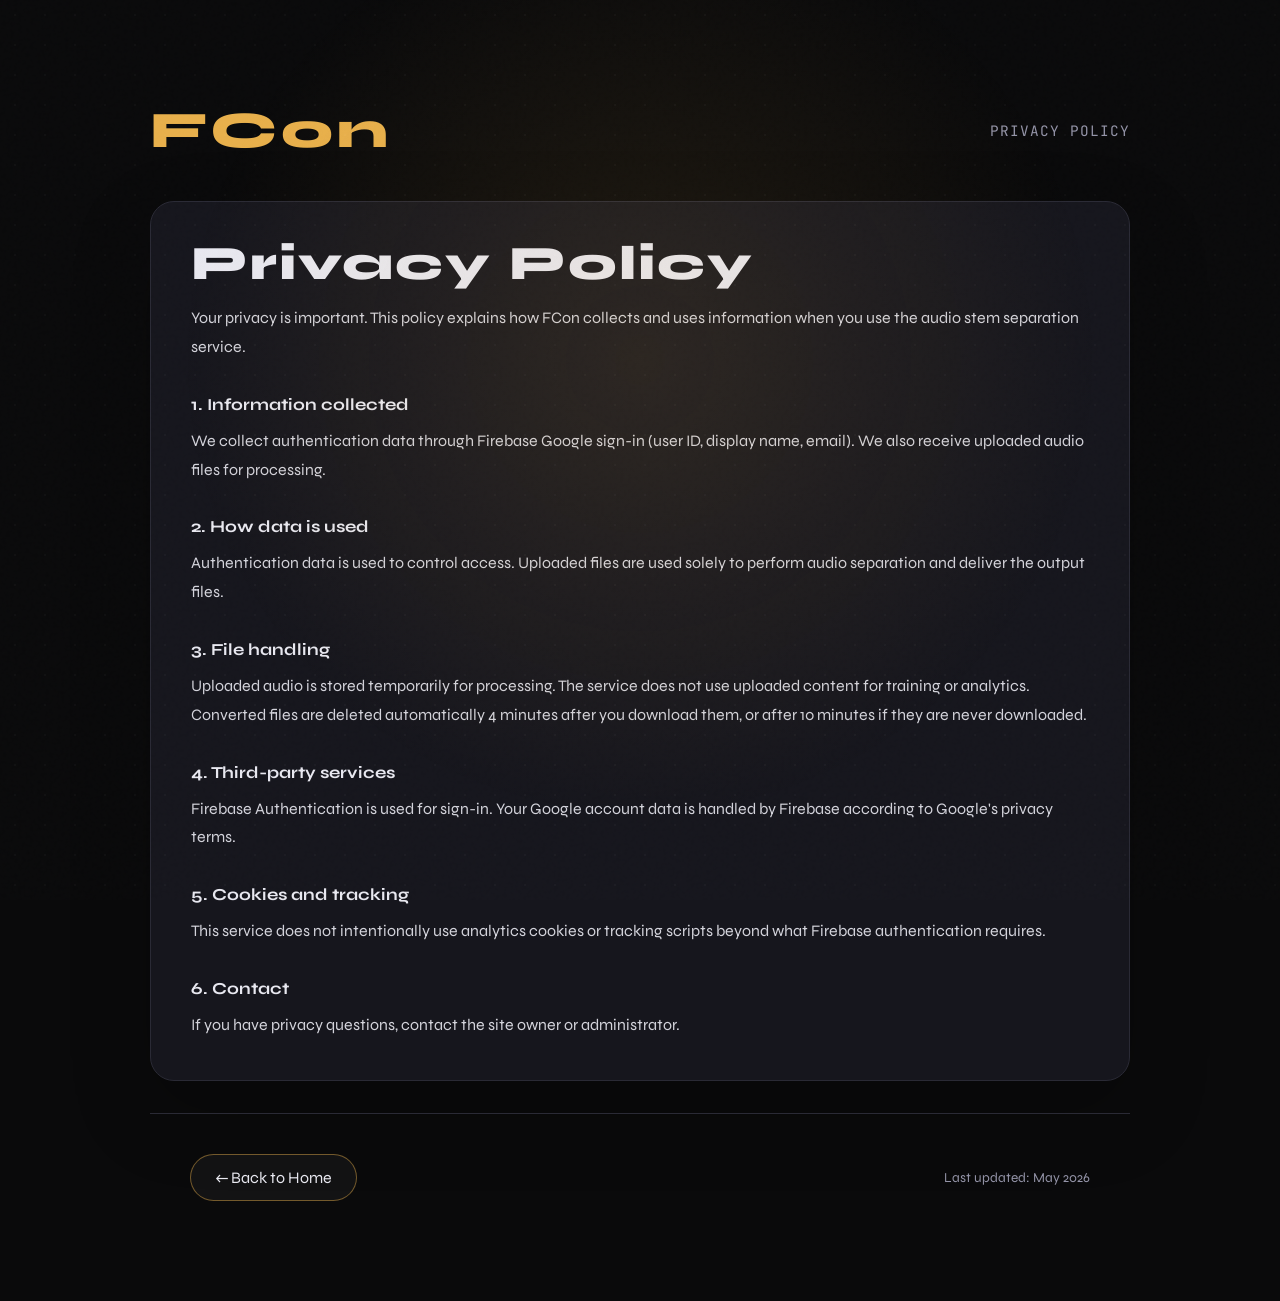
<file: web/privacy.html>
<!DOCTYPE html>
<html lang="en">
<head>
  <meta charset="UTF-8" />
  <meta name="viewport" content="width=device-width, initial-scale=1.0" />
  <title>Privacy Policy | FCon</title>
  <link rel="preconnect" href="https://fonts.googleapis.com">
  <link rel="preconnect" href="https://fonts.gstatic.com" crossorigin>
  <link href="https://fonts.googleapis.com/css2?family=JetBrains+Mono:wght@300;400;500&family=Syne:wght@400;500;600;700;800&display=swap" rel="stylesheet"/>
  <link rel="stylesheet" href="style.css"/>
</head>
<body class="policy-page">
  <div class="policy-shell">
    <header class="policy-header">
      <a class="policy-brand" href="index.html">FCon</a>
      <div class="policy-subtitle">Privacy Policy</div>
    </header>

    <main class="policy-card">
      <section class="policy-section">
        <h1 class="policy-title">Privacy Policy</h1>
        <p>Your privacy is important. This policy explains how FCon collects and uses information when you use the audio stem separation service.</p>
      </section>

      <section class="policy-section">
        <h2>1. Information collected</h2>
        <p>We collect authentication data through Firebase Google sign-in (user ID, display name, email). We also receive uploaded audio files for processing.</p>
      </section>

      <section class="policy-section">
        <h2>2. How data is used</h2>
        <p>Authentication data is used to control access. Uploaded files are used solely to perform audio separation and deliver the output files.</p>
      </section>

      <section class="policy-section">
        <h2>3. File handling</h2>
        <p>Uploaded audio is stored temporarily for processing. The service does not use uploaded content for training or analytics. Converted files are deleted automatically 4 minutes after you download them, or after 10 minutes if they are never downloaded.</p>
      </section>

      <section class="policy-section">
        <h2>4. Third-party services</h2>
        <p>Firebase Authentication is used for sign-in. Your Google account data is handled by Firebase according to Google's privacy terms.</p>
      </section>

      <section class="policy-section">
        <h2>5. Cookies and tracking</h2>
        <p>This service does not intentionally use analytics cookies or tracking scripts beyond what Firebase authentication requires.</p>
      </section>

      <section class="policy-section">
        <h2>6. Contact</h2>
        <p>If you have privacy questions, contact the site owner or administrator.</p>
      </section>
    </main>

    <footer class="policy-footer">
      <a class="policy-back-btn" href="index.html">← Back to Home</a>
      <div class="policy-meta">Last updated: May 2026</div>
    </footer>
  </div>
</body>
</html>
</file>
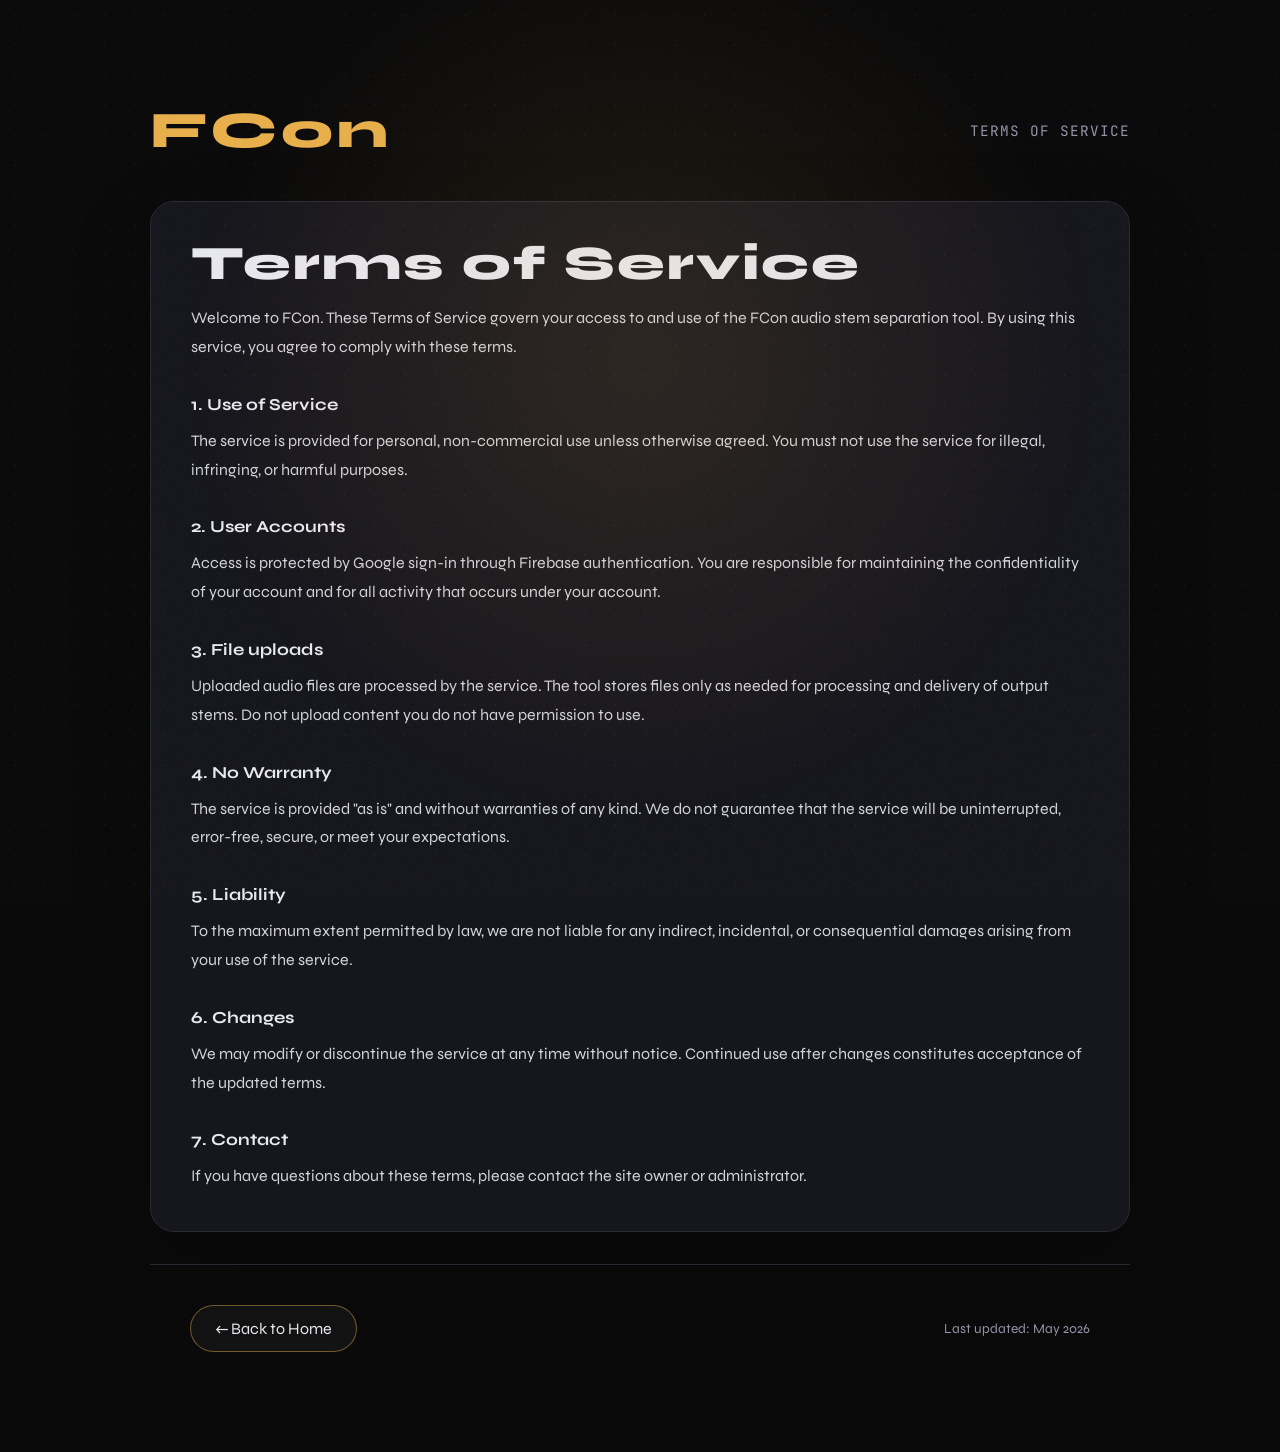
<file: web/terms.html>
<!DOCTYPE html>
<html lang="en">
<head>
  <meta charset="UTF-8" />
  <meta name="viewport" content="width=device-width, initial-scale=1.0" />
  <title>Terms of Service | FCon</title>
  <link rel="preconnect" href="https://fonts.googleapis.com">
  <link rel="preconnect" href="https://fonts.gstatic.com" crossorigin>
  <link href="https://fonts.googleapis.com/css2?family=JetBrains+Mono:wght@300;400;500&family=Syne:wght@400;500;600;700;800&display=swap" rel="stylesheet"/>
  <link rel="stylesheet" href="style.css"/>
</head>
<body class="policy-page">
  <div class="policy-shell">
    <header class="policy-header">
      <a class="policy-brand" href="index.html">FCon</a>
      <div class="policy-subtitle">Terms of Service</div>
    </header>

    <main class="policy-card">
      <section class="policy-section">
        <h1 class="policy-title">Terms of Service</h1>
        <p>Welcome to FCon. These Terms of Service govern your access to and use of the FCon audio stem separation tool. By using this service, you agree to comply with these terms.</p>
      </section>

      <section class="policy-section">
        <h2>1. Use of Service</h2>
        <p>The service is provided for personal, non-commercial use unless otherwise agreed. You must not use the service for illegal, infringing, or harmful purposes.</p>
      </section>

      <section class="policy-section">
        <h2>2. User Accounts</h2>
        <p>Access is protected by Google sign-in through Firebase authentication. You are responsible for maintaining the confidentiality of your account and for all activity that occurs under your account.</p>
      </section>

      <section class="policy-section">
        <h2>3. File uploads</h2>
        <p>Uploaded audio files are processed by the service. The tool stores files only as needed for processing and delivery of output stems. Do not upload content you do not have permission to use.</p>
      </section>

      <section class="policy-section">
        <h2>4. No Warranty</h2>
        <p>The service is provided "as is" and without warranties of any kind. We do not guarantee that the service will be uninterrupted, error-free, secure, or meet your expectations.</p>
      </section>

      <section class="policy-section">
        <h2>5. Liability</h2>
        <p>To the maximum extent permitted by law, we are not liable for any indirect, incidental, or consequential damages arising from your use of the service.</p>
      </section>

      <section class="policy-section">
        <h2>6. Changes</h2>
        <p>We may modify or discontinue the service at any time without notice. Continued use after changes constitutes acceptance of the updated terms.</p>
      </section>

      <section class="policy-section">
        <h2>7. Contact</h2>
        <p>If you have questions about these terms, please contact the site owner or administrator.</p>
      </section>
    </main>

    <footer class="policy-footer">
      <a class="policy-back-btn" href="index.html">← Back to Home</a>
      <div class="policy-meta">Last updated: May 2026</div>
    </footer>
  </div>
</body>
</html>
</file>
<file: web/style.css>
*, *::before, *::after { box-sizing: border-box; margin: 0; padding: 0; }

:root {
  --bg: #0a0a0b;
  --bg2: #111114;
  --bg3: #18181d;
  --card: #16161d;
  --border: #2a2a35;
  --red: #e8b04b;
  --red2: #f0be62;
  --gold: #e8b04b;
  --cyan: #7eb8f7;
  --text: #e8e8f0;
  --muted: #9494a8;
  --glow-red: 0 0 30px rgba(232,176,75,0.35);
  --glow-gold: 0 0 30px rgba(232,176,75,0.3);
}

html { scroll-behavior: smooth; }

body {
  background: var(--bg);
  color: var(--text);
  font-family: 'Syne', sans-serif;
  -webkit-font-smoothing: antialiased;
  -moz-osx-font-smoothing: grayscale;
  min-height: 100vh;
  overflow-x: hidden;
  cursor: default;
}

/* Noise overlay */
body::before {
  content: '';
  position: fixed;
  inset: 0;
  background-image: url("data:image/svg+xml,%3Csvg viewBox='0 0 256 256' xmlns='http://www.w3.org/2000/svg'%3E%3Cfilter id='n'%3E%3CfeTurbulence type='fractalNoise' baseFrequency='0.9' numOctaves='4' stitchTiles='stitch'/%3E%3C/filter%3E%3Crect width='100%25' height='100%25' filter='url(%23n)' opacity='0.04'/%3E%3C/svg%3E");
  pointer-events: none;
  z-index: 9999;
  opacity: 0.4;
}

/* Centered gold glow + subtle dot grid behind the tool */
body::after {
  content: '';
  position: fixed;
  inset: 0;
  pointer-events: none;
  z-index: 0;
  background:
    radial-gradient(circle at 50% 40%, rgba(232,176,75,0.11), transparent 55%),
    radial-gradient(rgba(255,255,255,0.028) 1px, transparent 1px);
  background-size: auto, 30px 30px;
}

/* BG blobs */
.blob { position: fixed; border-radius: 50%; filter: blur(120px); pointer-events: none; z-index: 0; }
.blob-1 { width: 520px; height: 520px; background: rgba(232,176,75,0.07); top: -180px; right: -120px; }
.blob-2 { width: 420px; height: 420px; background: rgba(126,184,247,0.05); bottom: -120px; left: -160px; }
.blob-3 { width: 300px; height: 300px; background: rgba(232,176,75,0.05); top: 55%; left: 55%; }

/* Center the tool in the space beside the sidebar */
#main-content {
  min-height: 100vh;
  display: grid;
  place-items: center;
  padding: 48px 40px;
  margin-left: 264px;
}

/* ─── HEADER ─────────────────────────────────────────────────────────────── */
/* ─── SIDEBAR ─────────────────────────────────────────────────────────────── */
.sidebar {
  position: fixed; top: 0; left: 0; bottom: 0; width: 264px; z-index: 60;
  background: var(--bg2);
  border-right: 1px solid var(--border);
  display: flex; flex-direction: column;
  padding-bottom: 16px;
  overflow-y: auto;
}
.side-logo {
  display: flex; align-items: center; gap: 11px;
  padding: 20px; margin-bottom: 4px;
  border-bottom: 1px solid var(--border);
}
.side-logo-icon { width: 32px; height: 32px; border-radius: 6px; overflow: hidden; flex-shrink: 0; }
.side-logo-icon img { width: 100%; height: 100%; display: block; }
.side-logo-wrap { display: flex; flex-direction: column; gap: 1px; }
.side-logo-text { font-family: 'Syne', sans-serif; font-weight: 800; font-size: 16px; letter-spacing: -0.3px; color: var(--text); }
.side-logo-sub { font-family: 'JetBrains Mono', monospace; font-size: 10px; letter-spacing: 1px; color: var(--gold); }

.side-section { padding: 14px 18px 2px; }
.side-label {
  font-family: 'JetBrains Mono', monospace; font-size: 9.5px; letter-spacing: 1.5px; text-transform: uppercase;
  color: var(--muted); margin-bottom: 10px; display: flex; align-items: center; justify-content: space-between;
}
.side-clear { background: none; border: none; color: var(--muted); font-family: 'JetBrains Mono', monospace; font-size: 9px; letter-spacing: 1px; cursor: pointer; text-transform: uppercase; }
.side-clear:hover { color: var(--gold); }

.side-grid { display: grid; grid-template-columns: 1fr 1fr; gap: 8px; }
.mini-stat { background: var(--bg3); border: 1px solid var(--border); border-radius: 10px; padding: 10px 12px; }
.mini-stat.span2 { grid-column: 1 / -1; }
.mini-num { font-family: 'Syne', sans-serif; font-weight: 800; font-size: 20px; color: var(--gold); line-height: 1; display: inline-block; transform-origin: left center; }
.stat-bump { animation: statBump .5s ease; }
@keyframes statBump { 0% { transform: scale(1); } 30% { transform: scale(1.18); } 100% { transform: scale(1); } }
.mini-num.ok  { color: #4be8a0; }
.mini-num.fail{ color: #e85b4b; }
.mini-num.vid { color: #7eb8f7; }
.mini-num.aud { color: #b07ef7; }
.mini-lbl { font-family: 'JetBrains Mono', monospace; font-size: 8.5px; color: var(--muted); margin-top: 5px; letter-spacing: 1px; text-transform: uppercase; }

.side-note { display: flex; gap: 10px; font-family: 'JetBrains Mono', monospace; font-size: 11px; line-height: 1.55; color: var(--text); background: var(--bg3); border: 1px solid var(--border); border-radius: 12px; padding: 12px 14px; }
.side-note svg { width: 16px; height: 16px; color: var(--gold); flex-shrink: 0; margin-top: 1px; }
.side-note strong { color: var(--gold); }
.side-note-sub { display: block; color: var(--muted); margin-top: 5px; font-size: 10px; }

.side-recent { flex: 1; min-height: 90px; display: flex; flex-direction: column; }
.recent-list { display: flex; flex-direction: column; gap: 6px; overflow-y: auto; }
.recent-empty { font-family: 'JetBrains Mono', monospace; font-size: 11px; color: var(--muted); padding: 6px 2px; }
.recent-item { display: flex; align-items: center; gap: 8px; background: var(--bg3); border: 1px solid var(--border); border-radius: 10px; padding: 9px 10px; }
.recent-meta { flex: 1; min-width: 0; }
.recent-title { font-size: 12px; font-weight: 600; color: var(--text); white-space: nowrap; overflow: hidden; text-overflow: ellipsis; }
.recent-sub { font-family: 'JetBrains Mono', monospace; font-size: 9.5px; color: var(--muted); margin-top: 2px; letter-spacing: 0.3px; }
.recent-dl { flex-shrink: 0; width: 30px; height: 30px; display: grid; place-items: center; background: none; border: 1px solid var(--border); border-radius: 8px; color: var(--muted); cursor: pointer; transition: .15s; }
.recent-dl:hover { color: var(--gold); border-color: var(--gold); }
.recent-dl svg { width: 15px; height: 15px; }


.side-overlay { display: none; position: fixed; inset: 0; background: rgba(0,0,0,0.55); z-index: 55; }
.side-overlay.show { display: block; }

/* Mobile top bar (desktop: hidden; logo lives in the sidebar) */
.topbar {
  display: none;
  position: fixed; top: 0; left: 0; right: 0; z-index: 40;
  align-items: center; gap: 12px; padding: 11px 16px;
  background: rgba(10,10,11,0.92); backdrop-filter: blur(14px);
  border-bottom: 1px solid var(--border);
}
.hamburger { background: none; border: none; cursor: pointer; padding: 6px; display: flex; flex-direction: column; gap: 5px; }
.hamburger span { width: 22px; height: 2px; background: var(--text); border-radius: 2px; display: block; }
.topbar .logo { font-size: 20px; letter-spacing: 2px; }

#formatSelect optgroup,
.option-group select optgroup {
  color: #11131d;
  font-weight: 700;
}

.option-group select option {
  color: rgba(244,244,251,0.95);
  background: #11131d;
}

.logo {
  font-family: 'Syne', sans-serif; font-weight: 800;
  font-size: 28px;
  letter-spacing: 4px;
  background: linear-gradient(135deg, var(--red), var(--gold));
  -webkit-background-clip: text;
  -webkit-text-fill-color: transparent;
  background-clip: text;
  text-decoration: none;
  flex-shrink: 0;
}

.logo span {
  font-family: 'JetBrains Mono', monospace;
  font-size: 10px;
  letter-spacing: 2px;
  color: var(--muted);
  -webkit-text-fill-color: var(--muted);
  display: block;
  margin-top: -4px;
}

nav { display: flex; gap: 32px; }
nav a {
  font-family: 'JetBrains Mono', monospace;
  font-size: 11px;
  letter-spacing: 2px;
  text-transform: uppercase;
  color: var(--muted);
  text-decoration: none;
  transition: color 0.2s;
  white-space: nowrap;
}
nav a:hover { color: var(--text); }

.nav-btn {
  font-family: 'JetBrains Mono', monospace;
  font-size: 11px;
  letter-spacing: 2px;
  text-transform: uppercase;
  padding: 9px 22px;
  border: 1px solid var(--red);
  color: var(--red);
  background: transparent;
  cursor: pointer;
  transition: all 0.2s;
  white-space: nowrap;
  flex-shrink: 0;
}
.nav-btn:hover { background: var(--red); color: #fff; }

/* Hamburger (mobile) */
.hamburger {
  display: none;
  flex-direction: column;
  gap: 5px;
  background: none;
  border: none;
  cursor: pointer;
  padding: 4px;
  flex-shrink: 0;
}
.hamburger span {
  display: block;
  width: 22px;
  height: 2px;
  background: var(--text);
  transition: all 0.3s;
}
.hamburger.open span:nth-child(1) { transform: translateY(7px) rotate(45deg); }
.hamburger.open span:nth-child(2) { opacity: 0; }
.hamburger.open span:nth-child(3) { transform: translateY(-7px) rotate(-45deg); }

/* Mobile nav drawer */
.mobile-nav {
  display: none;
  position: fixed;
  top: 61px; left: 0; right: 0;
  background: rgba(10,10,11,0.98);
  border-bottom: 1px solid var(--border);
  backdrop-filter: blur(20px);
  z-index: 99;
  padding: 20px 24px;
  flex-direction: column;
  gap: 0;
}
body.iab-active .mobile-nav { top: calc(var(--iab-h, 58px) + 61px); }
.mobile-nav.open { display: flex; }
.mobile-nav a {
  font-family: 'JetBrains Mono', monospace;
  font-size: 13px;
  letter-spacing: 2px;
  text-transform: uppercase;
  color: var(--muted);
  text-decoration: none;
  padding: 16px 0;
  border-bottom: 1px solid var(--border);
  transition: color 0.2s;
}
.mobile-nav a:last-child { border-bottom: none; }
.mobile-nav a:hover { color: var(--text); }

/* ─── HERO ───────────────────────────────────────────────────────────────── */
.hero {
  position: relative;
  z-index: 1;
  padding: 160px 40px 80px;
  max-width: 1100px;
  margin: 0 auto;
}

.hero-tag {
  display: inline-block;
  font-family: 'JetBrains Mono', monospace;
  font-size: 10px;
  letter-spacing: 3px;
  text-transform: uppercase;
  color: var(--gold);
  border: 1px solid rgba(232,176,75,0.3);
  padding: 5px 14px;
  margin-bottom: 28px;
  animation: fadeUp 0.6s ease both;
}

h1 {
  font-family: 'Syne', sans-serif; font-weight: 800;
  font-size: clamp(52px, 9vw, 110px);
  line-height: 0.92;
  letter-spacing: 2px;
  animation: fadeUp 0.6s 0.1s ease both;
}

h1 .accent { color: var(--red); }
h1 .dim { color: var(--muted); }

.hero-sub {
  font-family: 'JetBrains Mono', monospace;
  font-size: 13px;
  color: var(--muted);
  margin-top: 24px;
  max-width: 480px;
  line-height: 1.8;
  letter-spacing: 0.5px;
  animation: fadeUp 0.6s 0.2s ease both;
}

/* ─── CONVERTER CARD ─────────────────────────────────────────────────────── */
.converter-wrap {
  position: relative;
  z-index: 1;
  width: 100%;
  max-width: 820px;
  margin: 0 auto;
  display: flex;
  flex-direction: column;
  align-items: center;
  animation: fadeUp 0.6s 0.15s ease both;
}

/* Status pill above the card */
.tool-badge {
  display: inline-flex;
  align-items: center;
  gap: 9px;
  font-family: 'JetBrains Mono', monospace;
  font-size: 10px;
  letter-spacing: 3px;
  text-transform: uppercase;
  color: var(--gold);
  background: rgba(232,176,75,0.06);
  border: 1px solid rgba(232,176,75,0.28);
  border-radius: 999px;
  padding: 8px 18px;
  margin-bottom: 22px;
}
.tool-dot {
  width: 7px; height: 7px; border-radius: 50%;
  background: var(--gold);
  box-shadow: 0 0 10px var(--gold);
  animation: dotPulse 2s ease-in-out infinite;
}
@keyframes dotPulse { 0%,100% { opacity: 1; } 50% { opacity: 0.35; } }

.converter-card {
  width: 100%;
  background: linear-gradient(180deg, rgba(255,255,255,0.02), transparent 40%), var(--card);
  border: 1px solid var(--border);
  border-radius: 20px;
  padding: 40px;
  position: relative;
  overflow: hidden;
  box-shadow:
    0 40px 90px rgba(0,0,0,0.55),
    0 0 70px rgba(232,176,75,0.06);
}

.converter-card::before {
  content: '';
  position: absolute;
  top: 0; left: 0; right: 0;
  height: 3px;
  background: linear-gradient(90deg, var(--gold), #f0be62, var(--cyan));
}

.card-label {
  font-family: 'JetBrains Mono', monospace;
  font-size: 10px;
  letter-spacing: 3px;
  text-transform: uppercase;
  color: var(--muted);
  margin-bottom: 20px;
  font-weight: 400;
}

.input-row {
  display: flex;
  gap: 10px;
  margin-bottom: 20px;
}

.url-input {
  flex: 1;
  min-width: 0; /* prevents overflow in flex */
  background: rgba(255,255,255,0.04);
  border: 1px solid var(--border);
  color: var(--text);
  font-family: 'JetBrains Mono', monospace;
  font-size: 13px;
  padding: 16px 20px;
  outline: none;
  transition: border-color 0.2s, box-shadow 0.2s;
  letter-spacing: 0.5px;
}

.url-input::placeholder { color: var(--muted); }
.url-input:focus {
  border-color: rgba(232,176,75,0.5);
  box-shadow: 0 0 0 3px rgba(232,176,75,0.08);
}

.paste-btn {
  background: rgba(255,255,255,0.05);
  border: 1px solid var(--border);
  color: var(--muted);
  font-family: 'JetBrains Mono', monospace;
  font-size: 11px;
  letter-spacing: 2px;
  padding: 0 18px;
  cursor: pointer;
  text-transform: uppercase;
  transition: all 0.2s;
  white-space: nowrap;
  flex-shrink: 0;
}
.paste-btn:hover { color: var(--text); border-color: rgba(255,255,255,0.2); }

a {
  text-decoration: none;
}
/* Options Row */
.options-row {
  display: grid;
  grid-template-columns: 1fr 1fr 1fr;
  gap: 12px;
  margin-bottom: 24px;
}

.option-group label {
  display: block;
  font-family: 'JetBrains Mono', monospace;
  font-size: 11px;
  letter-spacing: 1.4px;
  text-transform: uppercase;
  color: rgba(244,244,251,0.82);
  margin-bottom: 10px;
}

.option-group select {
  width: 100%;
  background: rgba(255,255,255,0.08);
  border: 1px solid rgba(255,255,255,0.16);
  color: var(--text);
  font-family: 'JetBrains Mono', monospace;
  font-size: 13px;
  line-height: 1.6;
  padding: 14px 42px 14px 18px;
  outline: none;
  cursor: pointer;
  -webkit-appearance: none;
  -moz-appearance: none;
  appearance: none;
  border-radius: 18px;
  box-shadow: inset 0 1px 3px rgba(0,0,0,0.2);
  background-image: url("data:image/svg+xml,%3Csvg xmlns='http://www.w3.org/2000/svg' width='12' height='12' viewBox='0 0 24 24' fill='none' stroke='%23f4f4fb' stroke-width='2'%3E%3Cpolyline points='6 9 12 15 18 9'/%3E%3C/svg%3E");
  background-repeat: no-repeat;
  background-position: right 16px center;
  transition: border-color 0.2s ease, background 0.2s ease, box-shadow 0.2s ease;
}
.option-group select:focus {
  border-color: rgba(232,176,75,0.75);
  background: rgba(255,255,255,0.15);
  box-shadow: 0 0 0 4px rgba(232,176,75,0.12);
}
.option-group select option {
  background: #11131d;
  color: var(--text);
}

.convert-btn {
  width: 100%;
  padding: 18px;
  background: linear-gradient(135deg, var(--red), #c8942e);
  border: none;
  color: #0a0a0b;
  font-family: 'Syne', sans-serif; font-weight: 800;
  font-size: 16px;
  letter-spacing: 2px;
  cursor: pointer;
  position: relative;
  overflow: hidden;
  transition: transform 0.15s, box-shadow 0.3s;
  box-shadow: var(--glow-red);
}
.convert-btn:hover { transform: translateY(-1px); box-shadow: 0 0 50px rgba(232,176,75,0.5); }
.convert-btn:active { transform: translateY(0); }
.convert-btn:disabled { opacity: 0.7; cursor: not-allowed; transform: none; }
.convert-btn::after {
  content: '';
  position: absolute;
  inset: 0;
  background: linear-gradient(90deg, transparent, rgba(255,255,255,0.1), transparent);
  transform: translateX(-100%);
  transition: transform 0.5s;
}
.convert-btn:hover::after { transform: translateX(100%); }

/* Progress Section */
.progress-section { display: none; margin-top: 24px; }
.progress-section.active { display: block; }

.progress-info {
  display: flex;
  justify-content: space-between;
  align-items: center;
  margin-bottom: 10px;
}

.progress-label {
  font-family: 'JetBrains Mono', monospace;
  font-size: 11px;
  letter-spacing: 1px;
  color: var(--muted);
}

.progress-pct {
  font-family: 'Syne', sans-serif; font-weight: 800;
  font-size: 22px;
  color: var(--red);
}

.progress-bar {
  height: 3px;
  background: rgba(255,255,255,0.06);
  position: relative;
  overflow: hidden;
}

.progress-fill {
  height: 100%;
  background: linear-gradient(90deg, var(--red), var(--gold));
  width: 0%;
  transition: width 0.3s ease;
  position: relative;
}

.progress-fill::after {
  content: '';
  position: absolute;
  right: 0; top: 50%;
  transform: translateY(-50%);
  width: 8px; height: 8px;
  border-radius: 50%;
  background: var(--gold);
  box-shadow: 0 0 10px var(--gold);
}

.progress-steps {
  display: flex;
  gap: 6px;
  margin-top: 14px;
}

.step-item {
  flex: 1;
  font-family: 'JetBrains Mono', monospace;
  font-size: 9px;
  letter-spacing: 1px;
  text-transform: uppercase;
  color: var(--muted);
  text-align: center;
  padding: 6px 4px;
  border: 1px solid var(--border);
  transition: all 0.3s;
}

.step-item.active { color: var(--red); border-color: rgba(232,176,75,0.4); background: rgba(232,176,75,0.06); }
.step-item.done   { color: var(--gold); border-color: rgba(232,176,75,0.3); background: rgba(232,176,75,0.05); }

/* Result Section */
.result-section {
  display: none;
  margin-top: 24px;
  border: 1px solid rgba(232,176,75,0.25);
  background: rgba(232,176,75,0.04);
  padding: 20px;
  animation: fadeUp 0.4s ease;
}
.result-section.active { display: block; }

.result-top {
  display: flex;
  align-items: center;
  gap: 16px;
  margin-bottom: 16px;
}

.result-thumb {
  width: 64px;
  height: 64px;
  min-width: 64px;
  background: linear-gradient(135deg, #1a1a2e, #16213e);
  border: 1px solid var(--border);
  display: flex;
  align-items: center;
  justify-content: center;
  flex-shrink: 0;
  font-size: 24px;
  overflow: hidden;
}

.result-meta {
  flex: 1;
  min-width: 0; /* allows text-overflow to work */
}

.result-title {
  font-size: 14px;
  font-weight: 700;
  margin-bottom: 4px;
  white-space: nowrap;
  overflow: hidden;
  text-overflow: ellipsis;
}

.result-author {
  font-family: 'JetBrains Mono', monospace;
  font-size: 10px;
  color: var(--cyan);
  margin-bottom: 3px;
  letter-spacing: 0.5px;
  white-space: nowrap;
  overflow: hidden;
  text-overflow: ellipsis;
}

.result-info {
  font-family: 'JetBrains Mono', monospace;
  font-size: 10px;
  letter-spacing: 1px;
  color: var(--muted);
}

.waveform {
  display: flex;
  align-items: center;
  gap: 3px;
  height: 30px;
  flex-shrink: 0;
}

.wave-bar {
  width: 3px;
  background: var(--red);
  border-radius: 2px;
  animation: wave 1.2s ease-in-out infinite;
  opacity: 0.7;
}

.download-btn {
  display: flex;
  align-items: center;
  justify-content: center;
  gap: 10px;
  width: 100%;
  padding: 14px;
  background: transparent;
  border: 1px solid var(--gold);
  color: var(--gold);
  font-family: 'Syne', sans-serif; font-weight: 800;
  font-size: 18px;
  letter-spacing: 3px;
  cursor: pointer;
  transition: all 0.25s;
  box-shadow: var(--glow-gold);
}
.download-btn:hover { background: var(--gold); color: #000; }
.download-btn:disabled { opacity: 0.6; cursor: not-allowed; }

/* ─── SECTIONS ───────────────────────────────────────────────────────────── */
.section {
  position: relative;
  z-index: 1;
  max-width: 1100px;
  margin: 0 auto;
  padding: 80px 40px;
}

.section-header {
  display: flex;
  align-items: baseline;
  gap: 20px;
  margin-bottom: 48px;
}

.section-title {
  font-family: 'Syne', sans-serif; font-weight: 800;
  font-size: 48px;
  letter-spacing: 2px;
}

.section-line { flex: 1; height: 1px; background: var(--border); }

.section-num {
  font-family: 'JetBrains Mono', monospace;
  font-size: 11px;
  letter-spacing: 2px;
  color: var(--muted);
}

/* Features */
.features-grid {
  display: grid;
  grid-template-columns: repeat(3, 1fr);
  gap: 1px;
  background: var(--border);
}

.feature-card {
  background: var(--bg2);
  padding: 36px 32px;
  transition: background 0.3s;
  position: relative;
  overflow: hidden;
}

.feature-card::before {
  content: '';
  position: absolute;
  bottom: 0; left: 0; right: 0;
  height: 2px;
  background: linear-gradient(90deg, var(--red), transparent);
  transform: scaleX(0);
  transform-origin: left;
  transition: transform 0.4s ease;
}

.feature-card:hover { background: var(--bg3); }
.feature-card:hover::before { transform: scaleX(1); }

.feature-icon { font-size: 28px; margin-bottom: 20px; display: block; }

.feature-name {
  font-family: 'Syne', sans-serif; font-weight: 800;
  font-size: 22px;
  letter-spacing: 1px;
  margin-bottom: 10px;
}

.feature-desc {
  font-family: 'JetBrains Mono', monospace;
  font-size: 11px;
  color: var(--muted);
  line-height: 1.9;
  letter-spacing: 0.3px;
}

/* Formats */
.formats-grid {
  display: grid;
  grid-template-columns: repeat(4, 1fr);
  gap: 12px;
}

.format-card {
  border: 1px solid var(--border);
  padding: 24px 20px;
  background: var(--card);
  transition: all 0.3s;
  cursor: pointer;
}

.format-card.selected,
.format-card:hover {
  border-color: rgba(232,176,75,0.5);
  background: rgba(232,176,75,0.06);
}

.format-badge {
  font-family: 'Syne', sans-serif; font-weight: 800;
  font-size: 32px;
  letter-spacing: 2px;
  color: var(--red);
  margin-bottom: 6px;
}

.format-desc {
  font-family: 'JetBrains Mono', monospace;
  font-size: 10px;
  color: var(--muted);
  letter-spacing: 0.5px;
  line-height: 1.7;
}

/* Stats */
.stats-strip {
  position: relative;
  z-index: 1;
  display: grid;
  grid-template-columns: repeat(4, 1fr);
  gap: 1px;
  background: var(--border);
}

.stat-block {
  background: var(--bg2);
  padding: 36px 20px;
  text-align: center;
}

.stat-num {
  font-family: 'Syne', sans-serif; font-weight: 800;
  font-size: 56px;
  letter-spacing: 2px;
  background: linear-gradient(135deg, var(--red), var(--gold));
  -webkit-background-clip: text;
  -webkit-text-fill-color: transparent;
  background-clip: text;
}

.stat-label {
  font-family: 'JetBrains Mono', monospace;
  font-size: 10px;
  letter-spacing: 2px;
  text-transform: uppercase;
  color: var(--muted);
  margin-top: 4px;
}

/* How it works */
.steps-grid {
  display: grid;
  grid-template-columns: repeat(4, 1fr);
  gap: 0;
  position: relative;
}

.steps-grid::before {
  content: '';
  position: absolute;
  top: 30px;
  left: 10%; right: 10%;
  height: 1px;
  background: linear-gradient(90deg, transparent, var(--border), var(--border), transparent);
  z-index: 0;
}

.step-card {
  padding: 0 24px;
  text-align: center;
  position: relative;
  z-index: 1;
}

.step-circle {
  width: 60px;
  height: 60px;
  border: 1px solid var(--border);
  background: var(--card);
  border-radius: 50%;
  display: flex;
  align-items: center;
  justify-content: center;
  margin: 0 auto 24px;
  font-family: 'Syne', sans-serif; font-weight: 800;
  font-size: 24px;
  color: var(--red);
  transition: all 0.3s;
}

.step-card:hover .step-circle {
  border-color: var(--red);
  box-shadow: 0 0 20px rgba(232,176,75,0.3);
}

.step-name {
  font-family: 'Syne', sans-serif; font-weight: 800;
  font-size: 18px;
  letter-spacing: 1px;
  margin-bottom: 10px;
}

.step-text {
  font-family: 'JetBrains Mono', monospace;
  font-size: 11px;
  color: var(--muted);
  line-height: 1.8;
  letter-spacing: 0.3px;
}

/* FAQ */
.faq-list { display: flex; flex-direction: column; gap: 1px; background: var(--border); }
.faq-item { background: var(--bg2); }

.faq-q {
  width: 100%;
  text-align: left;
  padding: 22px 28px;
  background: none;
  border: none;
  color: var(--text);
  font-family: 'Syne', sans-serif;
  font-size: 14px;
  font-weight: 700;
  cursor: pointer;
  display: flex;
  justify-content: space-between;
  align-items: center;
  gap: 12px;
  transition: background 0.2s;
}
.faq-q:hover { background: rgba(255,255,255,0.02); }

.faq-arrow { font-size: 18px; color: var(--red); transition: transform 0.3s; flex-shrink: 0; }
.faq-item.open .faq-arrow { transform: rotate(45deg); }

.faq-a {
  max-height: 0;
  overflow: hidden;
  transition: max-height 0.4s ease, padding 0.3s;
  font-family: 'JetBrains Mono', monospace;
  font-size: 12px;
  color: var(--muted);
  line-height: 1.9;
  letter-spacing: 0.3px;
  padding: 0 28px;
}
.faq-item.open .faq-a { max-height: 300px; padding: 0 28px 22px; }

/* Divider */
.divider { position: relative; z-index: 1; border-top: 1px solid var(--border); }

/* Footer */
footer {
  position: relative;
  z-index: 1;
  border-top: 1px solid var(--border);
  padding: 40px;
  display: flex;
  align-items: center;
  justify-content: space-between;
  gap: 20px;
  flex-wrap: wrap;
}

.footer-logo {
  font-family: 'Syne', sans-serif; font-weight: 800;
  font-size: 22px;
  letter-spacing: 4px;
  background: linear-gradient(135deg, var(--red), var(--gold));
  -webkit-background-clip: text;
  -webkit-text-fill-color: transparent;
  background-clip: text;
}

.footer-links { display: flex; gap: 24px; flex-wrap: wrap; }
.footer-links a {
  font-family: 'JetBrains Mono', monospace;
  font-size: 10px;
  letter-spacing: 2px;
  text-transform: uppercase;
  color: var(--muted);
  text-decoration: none;
  transition: color 0.2s;
}
.footer-links a:hover { color: var(--text); }

.footer-copy {
  font-family: 'JetBrains Mono', monospace;
  font-size: 10px;
  color: var(--muted);
  letter-spacing: 1px;
}

/* Toast */
.toast {
  position: fixed;
  bottom: 20px;
  right: 20px;
  background: var(--card);
  border: 1px solid var(--border);
  border-left: 3px solid var(--gold);
  padding: 16px 22px;
  font-family: 'JetBrains Mono', monospace;
  font-size: 12px;
  letter-spacing: 0.5px;
  z-index: 9998;
  transform: translateX(120%);
  transition: transform 0.4s cubic-bezier(0.34, 1.56, 0.64, 1);
  max-width: 300px;
  width: calc(100vw - 40px);
}
.toast.show { transform: translateX(0); }
.toast-title { color: var(--gold); font-weight: 500; margin-bottom: 4px; }
.toast-msg { color: var(--muted); }

/* SEO block */
.seo-block {
  position: relative;
  z-index: 1;
  border-top: 1px solid var(--border);
  background: var(--bg2);
  padding: 60px 40px;
}
.seo-inner { max-width: 860px; margin: 0 auto; }
.seo-block h2 {
  font-family: 'Syne', sans-serif;
  font-size: 20px;
  font-weight: 800;
  margin-bottom: 16px;
  color: var(--text);
}
.seo-block h3 {
  font-family: 'Syne', sans-serif;
  font-size: 15px;
  font-weight: 700;
  margin: 24px 0 10px;
  color: var(--text);
}
.seo-block p {
  font-family: 'JetBrains Mono', monospace;
  font-size: 12px;
  color: var(--muted);
  line-height: 1.9;
  letter-spacing: 0.3px;
  max-width: 720px;
}
.seo-block strong { color: var(--text); }

/* Visually hidden */
.visually-hidden {
  position: absolute;
  width: 1px; height: 1px;
  padding: 0; margin: -1px;
  overflow: hidden;
  clip: rect(0,0,0,0);
  white-space: nowrap;
  border: 0;
}

/* Animations */
@keyframes fadeUp {
  from { opacity: 0; transform: translateY(20px); }
  to   { opacity: 1; transform: translateY(0); }
}
@keyframes pulse {
  0%, 100% { opacity: 1; }
  50%       { opacity: 0.5; }
}
@keyframes wave {
  0%, 100% { transform: scaleY(0.3); }
  50%       { transform: scaleY(1); }
}
.pulse { animation: pulse 2s infinite; }

/* Scrollbar */
::-webkit-scrollbar { width: 4px; }
::-webkit-scrollbar-track { background: var(--bg); }
::-webkit-scrollbar-thumb { background: var(--border); border-radius: 2px; }

/* ─── RESPONSIVE ─────────────────────────────────────────────────────────── */

/* Tablet: 768px - 1024px */
@media (max-width: 1024px) {
  .features-grid { grid-template-columns: repeat(2, 1fr); }
  .formats-grid  { grid-template-columns: repeat(2, 1fr); }
  .stats-strip   { grid-template-columns: repeat(2, 1fr); }
  .steps-grid    { grid-template-columns: repeat(2, 1fr); gap: 40px 0; }
  .steps-grid::before { display: none; }
}

/* Mobile: ≤ 768px */
@media (max-width: 768px) {
  /* Sidebar becomes an off-canvas drawer; top bar appears */
  .sidebar { transform: translateX(-100%); transition: transform .25s ease; width: 280px; box-shadow: 0 0 40px rgba(0,0,0,0.6); }
  .sidebar.open { transform: none; }
  .topbar { display: flex; }
  /* The menu button opens the drawer. An older .hamburger rule further up sets display:none,
     so it has to be switched back on here, with a more specific selector. */
  .topbar .hamburger { display: flex; padding: 6px; }

  /* Converter fills width, cleared below the top bar */
  #main-content { margin-left: 0; padding: 78px 16px 40px; }
  /* Let the grid column shrink to the screen; without this a long title or URL
     stretches the whole card (and the page) wider than the phone. */
  #main-content { grid-template-columns: minmax(0, 1fr); }
  .converter-wrap { min-width: 0; }
  .converter-card { padding: 26px 20px; }
  .card-label { font-size: 9px; }
  .tool-badge { max-width: 100%; letter-spacing: 1.5px; padding: 8px 14px; }

  /* URL input row: stack on very small screens */
  .input-row { flex-direction: column; gap: 8px; }
  .url-input { font-size: 12px; padding: 16px 14px; letter-spacing: 0; }
  .paste-btn { padding: 14px; text-align: center; }

  /* Options: single column */
  .options-row { grid-template-columns: 1fr; gap: 10px; }

  /* Convert button */
  .convert-btn { font-size: 15px; padding: 16px; letter-spacing: 1.5px; }

  /* Download button: keep "DOWNLOAD FILE" on one line */
  .download-btn { font-size: 14px; letter-spacing: 1.5px; padding: 14px 10px; }

  /* Result */
  .result-top { flex-wrap: wrap; }
  .result-thumb { width: 52px; height: 52px; min-width: 52px; }
  .waveform { display: none; } /* hide waveform on small screens */

  /* Progress steps: 2 per row */
  .progress-steps { flex-wrap: wrap; }
  .step-item { flex: 1 1 calc(50% - 4px); }

  /* Sections */
  .section { padding: 50px 20px; }
  .section-title { font-size: 36px; }

  /* Features: single column */
  .features-grid { grid-template-columns: 1fr; }
  .feature-card { padding: 28px 24px; }

  /* Formats: 2 col */
  .formats-grid { grid-template-columns: repeat(2, 1fr); gap: 8px; }

  /* Stats: 2 col */
  .stats-strip { grid-template-columns: repeat(2, 1fr); }
  .stat-block { padding: 28px 16px; }
  .stat-num { font-size: 42px; }

  /* Steps: single column */
  .steps-grid { grid-template-columns: 1fr; gap: 32px; }
  .steps-grid::before { display: none; }
  .step-card { padding: 0 12px; }

  /* FAQ */
  .faq-q { padding: 18px 20px; font-size: 13px; }
  .faq-a { padding: 0 20px; }
  .faq-item.open .faq-a { padding: 0 20px 18px; }

  /* SEO block */
  .seo-block { padding: 40px 20px; }

  /* Footer */
  footer { flex-direction: column; align-items: center; text-align: center; padding: 30px 20px; }
  .footer-links { justify-content: center; gap: 16px; }
}

/* Extra small: ≤ 400px */
@media (max-width: 400px) {
  .formats-grid { grid-template-columns: 1fr; }
  .stats-strip  { grid-template-columns: 1fr; }
  .converter-card { padding: 20px 16px; }
  .download-btn { font-size: 12px; letter-spacing: 1px; gap: 8px; }
}

/* ─── CUSTOM DUAL SLIDER ─── */
.range-slider-wrapper {
  position: relative;
  width: 100%;
  height: 40px;
  margin-top: 10px;
}
.range-track {
  position: absolute;
  width: 100%;
  height: 6px;
  background: rgba(232, 176, 75, 0.2); /* FCon Pink, low opacity */
  top: 50%;
  transform: translateY(-50%);
  border-radius: 3px;
  pointer-events: none;
}
.range-slider-wrapper input[type="range"] {
  position: absolute;
  width: 100%;
  -webkit-appearance: none;
  background: transparent;
  pointer-events: none;
  top: 50%;
  transform: translateY(-50%);
  margin: 0;
  outline: none;
}
.range-slider-wrapper input[type="range"]::-webkit-slider-thumb {
  -webkit-appearance: none;
  pointer-events: all;
  width: 20px;
  height: 20px;
  background: #7eb8f7; /* Cyan accent */
  border-radius: 50%;
  cursor: pointer;
  box-shadow: 0 0 10px rgba(126, 184, 247, 0.5);
}
.range-slider-wrapper input[type="range"]::-moz-range-thumb {
  pointer-events: all;
  width: 20px;
  height: 20px;
  background: #7eb8f7;
  border-radius: 50%;
  cursor: pointer;
  border: none;
}
.trim-labels {
  display: flex;
  justify-content: space-between;
  font-size: 12px;
  color: #888;
  margin-top: 5px;
}

/* Policy pages */
.policy-page {
  min-height: 100vh;
  padding: 100px 24px 60px;
  background: var(--bg);
}
.policy-shell {
  max-width: 980px;
  margin: 0 auto;
}
.policy-header {
  display: flex;
  align-items: center;
  justify-content: space-between;
  gap: 16px;
  flex-wrap: wrap;
  margin-bottom: 40px;
}
.policy-brand {
  font-family: 'Syne', sans-serif; font-weight: 800;
  font-size: clamp(2.4rem, 4vw, 3.8rem);
  letter-spacing: 4px;
  background: linear-gradient(135deg, var(--red), var(--gold));
  -webkit-background-clip: text;
  -webkit-text-fill-color: transparent;
  background-clip: text;
  text-decoration: none;
}
.policy-subtitle {
  font-family: 'JetBrains Mono', monospace;
  font-size: 0.9rem;
  letter-spacing: 1px;
  color: var(--muted);
  text-transform: uppercase;
}
.policy-card {
  background: var(--card);
  border: 1px solid var(--border);
  border-radius: 24px;
  padding: 40px;
  box-shadow: 0 30px 80px rgba(0, 0, 0, 0.22);
}
.policy-section + .policy-section {
  margin-top: 32px;
}
.policy-title {
  font-size: clamp(2.2rem, 4vw, 3rem);
  margin-bottom: 18px;
}
.policy-section h2 {
  font-size: 1.05rem;
  margin-bottom: 12px;
  color: var(--text);
}
.policy-section p {
  color: rgba(240, 240, 248, 0.87);
  line-height: 1.8;
}
.policy-footer {
  display: flex;
  align-items: center;
  justify-content: space-between;
  gap: 16px;
  flex-wrap: wrap;
  margin-top: 32px;
}
.policy-back-btn {
  display: inline-flex;
  align-items: center;
  gap: 10px;
  padding: 13px 24px;
  border: 1px solid rgba(232, 176, 75, 0.45);
  border-radius: 999px;
  color: var(--text);
  text-decoration: none;
  background: rgba(255, 255, 255, 0.04);
  transition: all 0.2s ease;
}
.policy-back-btn:hover {
  transform: translateY(-1px);
  border-color: var(--red);
  box-shadow: var(--glow-red);
}
.policy-meta {
  color: var(--muted);
  font-size: 0.85rem;
}
</file>
